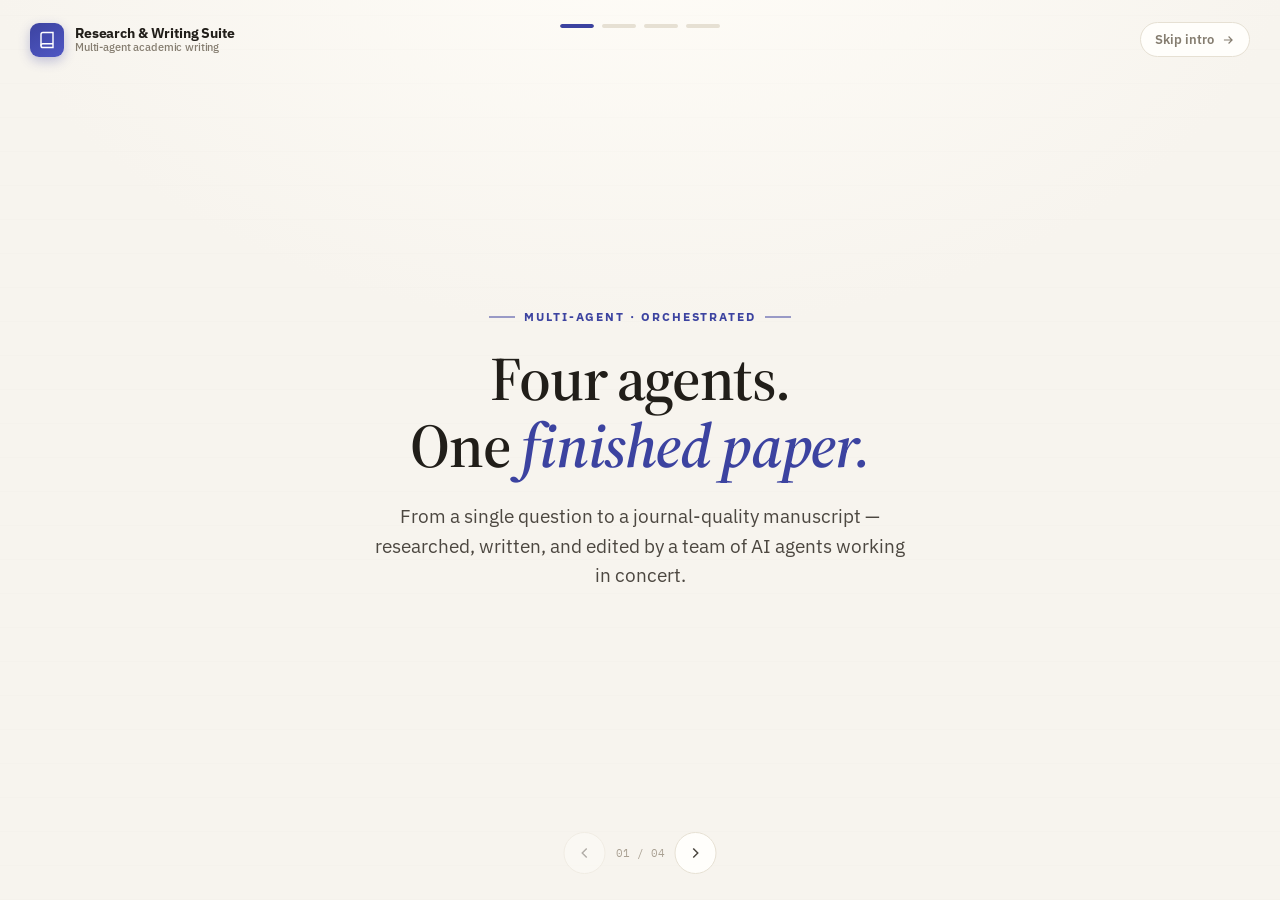
<file: adk_rebuild/research-suite 2/index.html>
<!DOCTYPE html>
<html lang="en">
<head>
<meta charset="UTF-8" />
<meta name="viewport" content="width=device-width, initial-scale=1.0" />
<title>Academic Research &amp; Writing Suite — Welcome</title>
<link rel="preconnect" href="https://fonts.googleapis.com" />
<link rel="preconnect" href="https://fonts.gstatic.com" crossorigin />
<link href="https://fonts.googleapis.com/css2?family=IBM+Plex+Sans:wght@400;500;600;700&family=IBM+Plex+Mono:wght@400;500&family=Source+Serif+4:opsz,wght@8..60,400;8..60,500;8..60,600&display=swap" rel="stylesheet" />
<style>
:root{
  --paper:#f7f4ee; --paper-2:#f1ede4; --surface:#fffefb;
  --ink:#211e19; --ink-2:#4c4740; --ink-3:#857d70; --ink-4:#a9a092;
  --line:#e6e0d3; --line-2:#efebe1;
  --indigo:#3c43a0; --indigo-2:#4f57c4; --indigo-tint:#ecedfa;
  --ochre:#9a6b1f; --ochre-tint:#f6ecd8;
  --a-orch:#3c43a0; --a-orch-t:#ecedfa;
  --a-research:#0f7b76; --a-research-t:#dcf1ef;
  --a-writer:#8a4bbd; --a-writer-t:#f1e6f9;
  --a-editor:#2f7d46; --a-editor-t:#e0f1e5;
  --sans:"IBM Plex Sans",system-ui,sans-serif;
  --serif:"Source Serif 4",Georgia,serif;
  --mono:"IBM Plex Mono",ui-monospace,monospace;
}
*{box-sizing:border-box;}
html,body{margin:0;height:100%;}
body{
  font-family:var(--sans); color:var(--ink); background:var(--paper);
  -webkit-font-smoothing:antialiased; overflow:hidden;
}
button{font-family:inherit;cursor:pointer;border:none;background:none;color:inherit;}
a{color:inherit;text-decoration:none;}

/* faint paper texture */
.stage{
  position:fixed; inset:0; display:grid; place-items:center;
  background:
    radial-gradient(1100px 700px at 50% -10%, #fffdf8 0%, var(--paper) 60%),
    var(--paper);
}
.stage::before{
  content:""; position:absolute; inset:0; pointer-events:none; opacity:.5;
  background-image:repeating-linear-gradient(0deg, rgba(33,30,25,.018) 0 1px, transparent 1px 34px);
}

/* top chrome */
.top{
  position:fixed; top:0; left:0; right:0; z-index:20;
  display:flex; align-items:center; gap:14px;
  padding:22px 30px;
}
.brand{display:flex;align-items:center;gap:11px;opacity:0;animation:fadeIn .8s .2s forwards;}
.brand .mk{
  width:34px;height:34px;border-radius:9px;display:grid;place-items:center;
  background:linear-gradient(150deg,var(--indigo),var(--indigo-2));
  box-shadow:0 4px 12px rgba(60,67,160,.3);
}
.brand .mk svg{width:18px;height:18px;color:#fff;}
.brand .bt{font-size:13.5px;font-weight:700;letter-spacing:-.01em;line-height:1.15;}
.brand .bt span{display:block;font-size:10.5px;font-weight:500;color:var(--ink-3);}
.skip{
  margin-left:auto; display:inline-flex; align-items:center; gap:7px;
  font-size:13px;font-weight:600;color:var(--ink-3);
  padding:8px 14px;border-radius:20px;border:1px solid var(--line);
  background:var(--surface); transition:all .15s; opacity:0; animation:fadeIn .8s .4s forwards;
}
.skip:hover{color:var(--ink);border-color:var(--ink-4);}
.skip svg{width:14px;height:14px;}

/* progress dots */
.progress{
  position:fixed; top:24px; left:50%; transform:translateX(-50%); z-index:20;
  display:flex; gap:8px; opacity:0; animation:fadeIn .8s .5s forwards;
}
.pdot{
  width:34px;height:4px;border-radius:3px;background:var(--line);overflow:hidden;position:relative;
  cursor:pointer;
}
.pdot i{position:absolute;inset:0;width:0;background:var(--indigo);border-radius:3px;}
.pdot.done i{width:100%;}
.pdot.active i{animation:fill var(--dur,5000ms) linear forwards;}
@keyframes fill{to{width:100%;}}

/* scenes */
.scenes{position:relative;width:min(1080px,92vw);height:100vh;}
.scene{
  position:absolute; inset:0; display:flex; flex-direction:column;
  align-items:center; justify-content:center; text-align:center;
  padding:40px 20px; gap:0;
  opacity:0; visibility:hidden; pointer-events:none;
  transition:opacity .6s ease, visibility .6s;
}
.scene.active{opacity:1;visibility:visible;pointer-events:auto;}

/* reveal helpers — animate only when scene active */
.r{opacity:0;transform:translateY(16px);transition:opacity .7s cubic-bezier(.2,.7,.2,1),transform .7s cubic-bezier(.2,.7,.2,1);}
.scene.active .r{opacity:1;transform:none;}
.scene.active .r.d1{transition-delay:.10s;}
.scene.active .r.d2{transition-delay:.22s;}
.scene.active .r.d3{transition-delay:.34s;}
.scene.active .r.d4{transition-delay:.46s;}
.scene.active .r.d5{transition-delay:.58s;}
.scene.active .r.d6{transition-delay:.70s;}
.scene.active .r.d7{transition-delay:.82s;}

.eyebrow{
  font-size:12px;font-weight:700;letter-spacing:.16em;text-transform:uppercase;
  color:var(--indigo); margin-bottom:22px;
  display:inline-flex;align-items:center;gap:9px;
}
.eyebrow .ln{width:26px;height:1.5px;background:var(--indigo);opacity:.5;}
h1.head{
  font-family:var(--serif); font-weight:600; letter-spacing:-.02em;
  font-size:clamp(34px,5.4vw,62px); line-height:1.08; margin:0;
  color:var(--ink); text-wrap:balance; max-width:16ch;
}
h1.head em{font-style:italic;color:var(--indigo);}
.sub{
  font-size:clamp(15px,1.7vw,19px); color:var(--ink-2); margin:22px 0 0;
  max-width:52ch; line-height:1.55; text-wrap:pretty;
}

/* SCENE 2 — agent network */
.netwrap{margin-top:8px;width:100%;max-width:920px;}
.scene-title{
  font-family:var(--serif);font-weight:600;font-size:clamp(26px,3.4vw,38px);
  margin:0 0 8px;letter-spacing:-.015em;
}
.scene-lead{font-size:clamp(14px,1.5vw,17px);color:var(--ink-3);margin:0 0 44px;max-width:50ch;}
.net{
  display:flex; align-items:flex-start; justify-content:center; gap:0;
  flex-wrap:nowrap;
}
.agent-card{
  position:relative; width:clamp(140px,17vw,184px); flex-shrink:0;
  display:flex;flex-direction:column;align-items:center;gap:0;
}
.agent-node{
  width:62px;height:62px;border-radius:17px;display:grid;place-items:center;
  background:var(--surface);border:1.5px solid var(--line);
  box-shadow:0 6px 18px rgba(33,30,25,.07);
  position:relative; z-index:2;
}
.agent-node svg{width:27px;height:27px;}
.agent-card .a-nm{font-size:14px;font-weight:700;margin-top:14px;line-height:1.2;}
.agent-card .a-role{font-size:11.5px;color:var(--ink-3);margin-top:5px;line-height:1.4;max-width:18ch;}
.agent-card .a-tool{
  font-family:var(--mono);font-size:9.5px;color:var(--ink-4);margin-top:8px;
  background:var(--paper-2);padding:2px 7px;border-radius:5px;
}
/* connector between cards */
.connector{
  flex:1; min-width:24px; height:62px; display:flex; align-items:center; position:relative; z-index:1;
}
.connector .ln{
  height:2px;width:100%;background:var(--line);position:relative;border-radius:2px;
  transform:scaleX(0);transform-origin:left center;transition:transform .55s ease;
}
.connector .ln::after{
  content:"";position:absolute;right:-1px;top:50%;transform:translateY(-50%) rotate(45deg);
  width:7px;height:7px;border-top:2px solid var(--indigo);border-right:2px solid var(--indigo);
  opacity:0;transition:opacity .3s .4s;
}
/* staged pop for nodes */
.agent-card{opacity:0;transform:translateY(14px) scale(.96);transition:opacity .5s,transform .5s cubic-bezier(.2,.8,.2,1);}
.scene.active .agent-card{opacity:1;transform:none;}
.scene.active .agent-card.s1{transition-delay:.15s;}
.scene.active .agent-card.s2{transition-delay:.55s;}
.scene.active .agent-card.s3{transition-delay:.95s;}
.scene.active .agent-card.s4{transition-delay:1.35s;}
.scene.active .connector.c1 .ln{transition-delay:.4s;transform:scaleX(1);}
.scene.active .connector.c2 .ln{transition-delay:.8s;transform:scaleX(1);}
.scene.active .connector.c3 .ln{transition-delay:1.2s;transform:scaleX(1);}
.scene.active .connector .ln::after{opacity:1;}
/* node hues */
.agent-node.orch{background:var(--a-orch-t);border-color:var(--a-orch);color:var(--a-orch);}
.agent-node.research{background:var(--a-research-t);border-color:var(--a-research);color:var(--a-research);}
.agent-node.writer{background:var(--a-writer-t);border-color:var(--a-writer);color:var(--a-writer);}
.agent-node.editor{background:var(--a-editor-t);border-color:var(--a-editor);color:var(--a-editor);}
.agent-node .ping{
  position:absolute;inset:-5px;border-radius:21px;border:2px solid currentColor;opacity:0;
}
.scene.active .agent-card.s1 .ping{animation:ping 2.2s 1s ease-out infinite;}
.scene.active .agent-card.s2 .ping{animation:ping 2.2s 1.4s ease-out infinite;}
.scene.active .agent-card.s3 .ping{animation:ping 2.2s 1.8s ease-out infinite;}
.scene.active .agent-card.s4 .ping{animation:ping 2.2s 2.2s ease-out infinite;}
@keyframes ping{0%{transform:scale(.92);opacity:.45;}100%{transform:scale(1.4);opacity:0;}}

/* SCENE 3 — workflows */
.flows3{display:flex;gap:18px;justify-content:center;flex-wrap:wrap;max-width:920px;margin-top:6px;}
.flow3{
  width:clamp(220px,27vw,272px); background:var(--surface);
  border:1px solid var(--line);border-radius:16px;padding:24px 22px;text-align:left;
  box-shadow:0 8px 26px rgba(33,30,25,.06);
}
.flow3 .f3-ico{width:46px;height:46px;border-radius:12px;display:grid;place-items:center;margin-bottom:16px;}
.flow3 .f3-ico svg{width:23px;height:23px;}
.flow3 .f3-t{font-size:16px;font-weight:700;}
.flow3 .f3-d{font-size:13px;color:var(--ink-3);margin-top:6px;line-height:1.5;}
.flow3 .f3-p{
  font-family:var(--mono);font-size:10.5px;color:var(--ink-4);margin-top:14px;
  padding-top:13px;border-top:1px solid var(--line-2);letter-spacing:.01em;
}

/* SCENE 4 — output preview + launch */
.launch-wrap{display:flex;flex-direction:column;align-items:center;}
.mini-paper{
  width:clamp(260px,30vw,320px); background:var(--surface);border:1px solid var(--line);
  border-radius:12px;box-shadow:0 14px 44px rgba(33,30,25,.12);
  padding:26px 28px;text-align:left;margin-bottom:34px;position:relative;overflow:hidden;
}
.mini-paper .mp-venue{font-family:var(--mono);font-size:9px;letter-spacing:.05em;text-transform:uppercase;color:var(--indigo);margin-bottom:9px;}
.mini-paper .mp-title{font-family:var(--serif);font-weight:600;font-size:17px;line-height:1.2;margin-bottom:14px;}
.mp-line{height:7px;border-radius:4px;background:var(--line-2);margin-bottom:8px;transform-origin:left;transform:scaleX(0);}
.mp-line.short{width:62%;}
.scene.active .mp-line{animation:drawLine .5s forwards;}
.scene.active .mp-line.l1{animation-delay:.3s;}
.scene.active .mp-line.l2{animation-delay:.42s;}
.scene.active .mp-line.l3{animation-delay:.54s;}
.scene.active .mp-line.l4{animation-delay:.66s;}
.scene.active .mp-line.l5{animation-delay:.78s;}
@keyframes drawLine{to{transform:scaleX(1);}}
.mp-badge{
  position:absolute;top:18px;right:18px;display:inline-flex;align-items:center;gap:5px;
  font-size:10px;font-weight:700;background:var(--a-editor-t);color:var(--a-editor);
  padding:4px 9px;border-radius:20px;opacity:0;
}
.scene.active .mp-badge{animation:fadeIn .5s 1s forwards;}
.mp-badge svg{width:11px;height:11px;}

.cta{
  display:inline-flex;align-items:center;gap:11px;
  background:var(--indigo);color:#fff;font-size:17px;font-weight:600;
  padding:16px 30px;border-radius:14px;
  box-shadow:0 10px 30px rgba(60,67,160,.32);
  transition:transform .15s, background .15s, box-shadow .15s;
}
.cta:hover{background:var(--indigo-2);transform:translateY(-2px);box-shadow:0 16px 40px rgba(60,67,160,.4);}
.cta:active{transform:translateY(0);}
.cta svg{width:19px;height:19px;transition:transform .2s;}
.cta:hover svg{transform:translateX(4px);}
.cta-meta{
  margin-top:18px;font-size:12.5px;color:var(--ink-3);
  display:inline-flex;align-items:center;gap:9px;
}
.cta-meta .ld{width:7px;height:7px;border-radius:50%;background:var(--a-editor);box-shadow:0 0 0 3px var(--a-editor-t);}

/* bottom nav */
.nav{
  position:fixed;bottom:26px;left:50%;transform:translateX(-50%);z-index:20;
  display:flex;align-items:center;gap:10px; opacity:0; animation:fadeIn .8s .6s forwards;
}
.nav button{
  width:42px;height:42px;border-radius:50%;display:grid;place-items:center;
  border:1px solid var(--line);background:var(--surface);color:var(--ink-2);
  transition:all .15s;
}
.nav button:hover:not(:disabled){border-color:var(--indigo);color:var(--indigo);}
.nav button:disabled{opacity:.4;cursor:default;}
.nav button svg{width:18px;height:18px;}
.nav .label{font-family:var(--mono);font-size:11px;color:var(--ink-4);min-width:46px;text-align:center;}

@keyframes fadeIn{to{opacity:1;}}

/* reduced motion */
@media (prefers-reduced-motion: reduce){
  .r,.agent-card,.mp-line,.mp-badge,.brand,.skip,.progress,.nav{transition:none!important;animation:none!important;opacity:1!important;transform:none!important;}
  .connector .ln{transform:scaleX(1)!important;}
  .pdot.active i{animation:none;width:100%;}
  .agent-card .ping{display:none;}
}

@media (max-width:760px){
  .net{flex-wrap:wrap;gap:14px 0;justify-content:center;}
  .connector{display:none;}
  .agent-card{width:46%;}
  .scenes{width:94vw;}
  .top{padding:16px 18px;}
}
</style>
</head>
<body>

<div class="stage">

  <!-- top chrome -->
  <div class="top">
    <div class="brand">
      <span class="mk"><svg viewBox="0 0 24 24" fill="none" stroke="currentColor" stroke-width="1.9"><path d="M4 19.5A2.5 2.5 0 0 1 6.5 17H20"/><path d="M6.5 2H20v20H6.5A2.5 2.5 0 0 1 4 19.5v-15A2.5 2.5 0 0 1 6.5 2z"/></svg></span>
      <span class="bt">Research &amp; Writing Suite<span>Multi-agent academic writing</span></span>
    </div>
    <a class="skip" href="app.html">Skip intro
      <svg viewBox="0 0 24 24" fill="none" stroke="currentColor" stroke-width="2"><path d="M5 12h14M13 6l6 6-6 6"/></svg>
    </a>
  </div>

  <!-- progress -->
  <div class="progress" id="progress"></div>

  <!-- scenes -->
  <div class="scenes" id="scenes">

    <!-- SCENE 1 -->
    <section class="scene" data-dur="4600">
      <div class="eyebrow r d1"><span class="ln"></span>Multi-agent · Orchestrated<span class="ln"></span></div>
      <h1 class="head r d2">Four agents.<br>One <em>finished paper.</em></h1>
      <p class="sub r d4">From a single question to a journal-quality manuscript — researched, written, and edited by a team of AI agents working in concert.</p>
    </section>

    <!-- SCENE 2 — agent network -->
    <section class="scene" data-dur="6200">
      <h2 class="scene-title r d1">Meet the team behind the chat</h2>
      <p class="scene-lead r d2">You talk to one interface. An Orchestrator routes your request through three specialists.</p>
      <div class="netwrap">
        <div class="net">
          <div class="agent-card s1">
            <div class="agent-node orch"><span class="ping"></span><svg viewBox="0 0 24 24" fill="none" stroke="currentColor" stroke-width="1.7"><circle cx="12" cy="12" r="3"/><path d="M12 2v3M12 19v3M2 12h3M19 12h3M5 5l2 2M17 17l2 2M19 5l-2 2M7 17l-2 2"/></svg></div>
            <div class="a-nm">Orchestrator</div>
            <div class="a-role">Reads your message, decides who runs and in what order</div>
            <div class="a-tool">router</div>
          </div>
          <div class="connector c1"><div class="ln"></div></div>
          <div class="agent-card s2">
            <div class="agent-node research"><span class="ping"></span><svg viewBox="0 0 24 24" fill="none" stroke="currentColor" stroke-width="1.8"><circle cx="11" cy="11" r="7"/><path d="m21 21-4.3-4.3"/></svg></div>
            <div class="a-nm">Research</div>
            <div class="a-role">Searches arXiv &amp; reads links into a structured report</div>
            <div class="a-tool">arxiv · papers</div>
          </div>
          <div class="connector c2"><div class="ln"></div></div>
          <div class="agent-card s3">
            <div class="agent-node writer"><span class="ping"></span><svg viewBox="0 0 24 24" fill="none" stroke="currentColor" stroke-width="1.7"><path d="M12 19l7-7 3 3-7 7-3-3z"/><path d="M18 13l-1.5-7.5L2 2l3.5 14.5L13 18z"/></svg></div>
            <div class="a-nm">Writer</div>
            <div class="a-role">Drafts the full paper, figures, tables &amp; references</div>
            <div class="a-tool">long-form</div>
          </div>
          <div class="connector c3"><div class="ln"></div></div>
          <div class="agent-card s4">
            <div class="agent-node editor"><span class="ping"></span><svg viewBox="0 0 24 24" fill="none" stroke="currentColor" stroke-width="1.7"><path d="M11 4H4a2 2 0 0 0-2 2v14a2 2 0 0 0 2 2h14a2 2 0 0 0 2-2v-7"/><path d="M18.5 2.5a2.12 2.12 0 0 1 3 3L12 15l-4 1 1-4 9.5-9.5z"/></svg></div>
            <div class="a-nm">Editor</div>
            <div class="a-role">Polishes tone, removes AI patterns, scores humanization</div>
            <div class="a-tool">tone · score</div>
          </div>
        </div>
      </div>
    </section>

    <!-- SCENE 3 — workflows -->
    <section class="scene" data-dur="6000">
      <h2 class="scene-title r d1">However you start, it knows what to do</h2>
      <p class="scene-lead r d2">The Orchestrator auto-detects your intent and runs only the agents you need.</p>
      <div class="flows3">
        <div class="flow3 r d3">
          <div class="f3-ico" style="background:var(--a-research-t);color:var(--a-research)"><svg viewBox="0 0 24 24" fill="none" stroke="currentColor" stroke-width="1.9"><circle cx="11" cy="11" r="7"/><path d="m21 21-4.3-4.3"/></svg></div>
          <div class="f3-t">Give a topic</div>
          <div class="f3-d">A subject or a paper URL — it researches, writes, and edits end to end.</div>
          <div class="f3-p">Research → Writer → Editor</div>
        </div>
        <div class="flow3 r d4">
          <div class="f3-ico" style="background:var(--a-writer-t);color:var(--a-writer)"><svg viewBox="0 0 24 24" fill="none" stroke="currentColor" stroke-width="1.9"><path d="M12 19l7-7 3 3-7 7-3-3z"/><path d="M18 13l-1.5-7.5L2 2l3.5 14.5L13 18z"/></svg></div>
          <div class="f3-t">Paste notes</div>
          <div class="f3-d">Already have findings? It skips retrieval and writes them up.</div>
          <div class="f3-p">Writer → Editor</div>
        </div>
        <div class="flow3 r d5">
          <div class="f3-ico" style="background:var(--a-editor-t);color:var(--a-editor)"><svg viewBox="0 0 24 24" fill="none" stroke="currentColor" stroke-width="1.9"><path d="M11 4H4a2 2 0 0 0-2 2v14a2 2 0 0 0 2 2h14a2 2 0 0 0 2-2v-7"/><path d="M18.5 2.5a2.12 2.12 0 0 1 3 3L12 15l-4 1 1-4 9.5-9.5z"/></svg></div>
          <div class="f3-t">Drop a draft</div>
          <div class="f3-d">It edits for voice, tone, and labels — and humanizes the prose.</div>
          <div class="f3-p">Editor only</div>
        </div>
      </div>
    </section>

    <!-- SCENE 4 — launch -->
    <section class="scene" data-dur="0">
      <div class="launch-wrap">
        <div class="mini-paper r d1">
          <span class="mp-badge"><svg viewBox="0 0 24 24" fill="none" stroke="currentColor" stroke-width="2.4"><path d="M20 6 9 17l-5-5"/></svg>94/100</span>
          <div class="mp-venue">Preprint · under review</div>
          <div class="mp-title">A complete manuscript, assembled live.</div>
          <div class="mp-line l1"></div>
          <div class="mp-line l2"></div>
          <div class="mp-line l3 short"></div>
          <div class="mp-line l4"></div>
          <div class="mp-line l5 short"></div>
        </div>
        <h2 class="scene-title r d3" style="margin-bottom:6px;">Ready when you are</h2>
        <p class="scene-lead r d4" style="margin-bottom:30px;">Abstract, sections, figures, tables, citations &amp; Mermaid diagrams — downloadable as Markdown.</p>
        <a class="cta r d5" href="app.html">
          Enter the Suite
          <svg viewBox="0 0 24 24" fill="none" stroke="currentColor" stroke-width="2.2"><path d="M5 12h14M13 6l6 6-6 6"/></svg>
        </a>
        <div class="cta-meta r d6"><span class="ld"></span>4 agents online · arXiv-connected</div>
      </div>
    </section>

  </div>

  <!-- bottom nav -->
  <div class="nav" id="nav">
    <button id="prev" aria-label="Previous"><svg viewBox="0 0 24 24" fill="none" stroke="currentColor" stroke-width="2"><path d="M15 18l-6-6 6-6"/></svg></button>
    <span class="label" id="navLabel">01 / 04</span>
    <button id="next" aria-label="Next"><svg viewBox="0 0 24 24" fill="none" stroke="currentColor" stroke-width="2"><path d="M9 18l6-6-6-6"/></svg></button>
  </div>

</div>

<script>
(function(){
  var scenes = Array.prototype.slice.call(document.querySelectorAll('.scene'));
  var n = scenes.length, i = 0, timer = null;
  var reduce = window.matchMedia && window.matchMedia('(prefers-reduced-motion: reduce)').matches;

  // build progress dots
  var prog = document.getElementById('progress');
  var dots = scenes.map(function(_, k){
    var d = document.createElement('div'); d.className='pdot';
    d.innerHTML='<i></i>'; d.addEventListener('click',function(){ go(k); });
    prog.appendChild(d); return d;
  });

  var prevBtn=document.getElementById('prev'), nextBtn=document.getElementById('next'),
      label=document.getElementById('navLabel');

  function pad(x){ return (x<10?'0':'')+x; }

  function go(k){
    if(k<0||k>=n) return;
    i=k;
    scenes.forEach(function(s,idx){ s.classList.toggle('active', idx===i); });
    dots.forEach(function(d,idx){
      d.classList.remove('active','done');
      if(idx<i) d.classList.add('done');
      else if(idx===i) d.classList.add('active');
    });
    label.textContent = pad(i+1)+' / '+pad(n);
    prevBtn.disabled = i===0;
    nextBtn.disabled = i===n-1;
    schedule();
  }

  function schedule(){
    clearTimeout(timer);
    if(reduce) return;
    var dur = parseInt(scenes[i].getAttribute('data-dur'),10)||0;
    if(dur>0){
      dots[i].style.setProperty('--dur', dur+'ms');
      timer = setTimeout(function(){ if(i<n-1) go(i+1); }, dur);
    }
  }

  nextBtn.addEventListener('click', function(){ go(i+1); });
  prevBtn.addEventListener('click', function(){ go(i-1); });
  document.addEventListener('keydown', function(e){
    if(e.key==='ArrowRight') go(i+1);
    else if(e.key==='ArrowLeft') go(i-1);
    else if(e.key==='Enter' && i===n-1) window.location.href='app.html';
    else if(e.key==='Escape') window.location.href='app.html';
  });

  go(0);
})();
</script>
</body>
</html>
</file>
